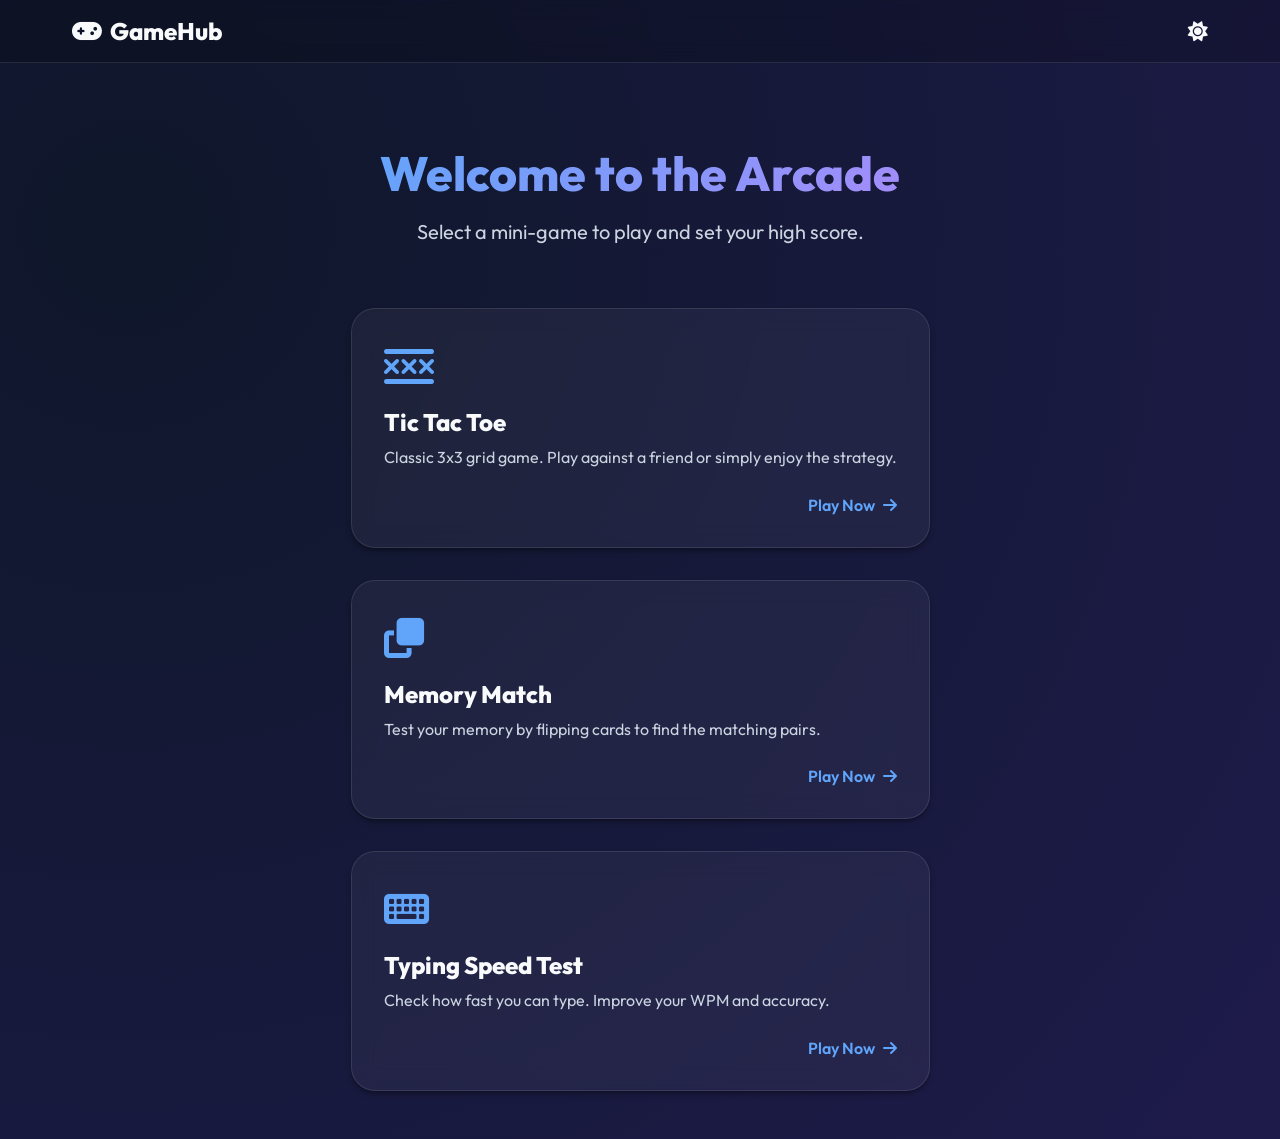
<file: index.html>
<!DOCTYPE html>
<html lang="en">
<head>
    <meta charset="UTF-8">
    <meta name="viewport" content="width=device-width, initial-scale=1.0">
    <title>Mini Game Hub</title>
    <link href="https://fonts.googleapis.com/css2?family=Outfit:wght@300;400;600;800&display=swap" rel="stylesheet">
    <link rel="stylesheet" href="style.css">
    <link rel="stylesheet" href="https://cdnjs.cloudflare.com/ajax/libs/font-awesome/6.4.0/css/all.min.css">
</head>
<body>
    <nav class="navbar">
        <div class="nav-container">
            <h1 class="logo"><i class="fa-solid fa-gamepad"></i> GameHub</h1>
            <div class="nav-actions">
                <button id="theme-toggle" class="btn-icon" aria-label="Toggle Theme">
                    <i class="fa-solid fa-moon"></i>
                </button>
            </div>
        </div>
    </nav>

    <main class="container">
        <header class="hero">
            <h2 class="title-gradient">Welcome to the Arcade</h2>
            <p class="subtitle">Select a mini-game to play and set your high score.</p>
        </header>

        <section class="game-grid">
            <!-- Tic Tac Toe Card -->
            <a href="tic-tac-toe.html" class="game-card">
                <div class="card-icon">
                    <i class="fa-solid fa-xmarks-lines"></i>
                </div>
                <h3>Tic Tac Toe</h3>
                <p>Classic 3x3 grid game. Play against a friend or simply enjoy the strategy.</p>
                <div class="card-footer">
                    <span class="btn-play">Play Now <i class="fa-solid fa-arrow-right"></i></span>
                </div>
            </a>

            <!-- Memory Game Card -->
            <a href="memory.html" class="game-card">
                <div class="card-icon">
                    <i class="fa-solid fa-clone"></i>
                </div>
                <h3>Memory Match</h3>
                <p>Test your memory by flipping cards to find the matching pairs.</p>
                <div class="card-footer">
                    <span class="btn-play">Play Now <i class="fa-solid fa-arrow-right"></i></span>
                </div>
            </a>

            <!-- Typing Speed Test Card -->
            <a href="typing.html" class="game-card">
                <div class="card-icon">
                    <i class="fa-solid fa-keyboard"></i>
                </div>
                <h3>Typing Speed Test</h3>
                <p>Check how fast you can type. Improve your WPM and accuracy.</p>
                <div class="card-footer">
                    <span class="btn-play">Play Now <i class="fa-solid fa-arrow-right"></i></span>
                </div>
            </a>
        </section>
    </main>

    <script src="script.js"></script>
</body>
</html>
</file>
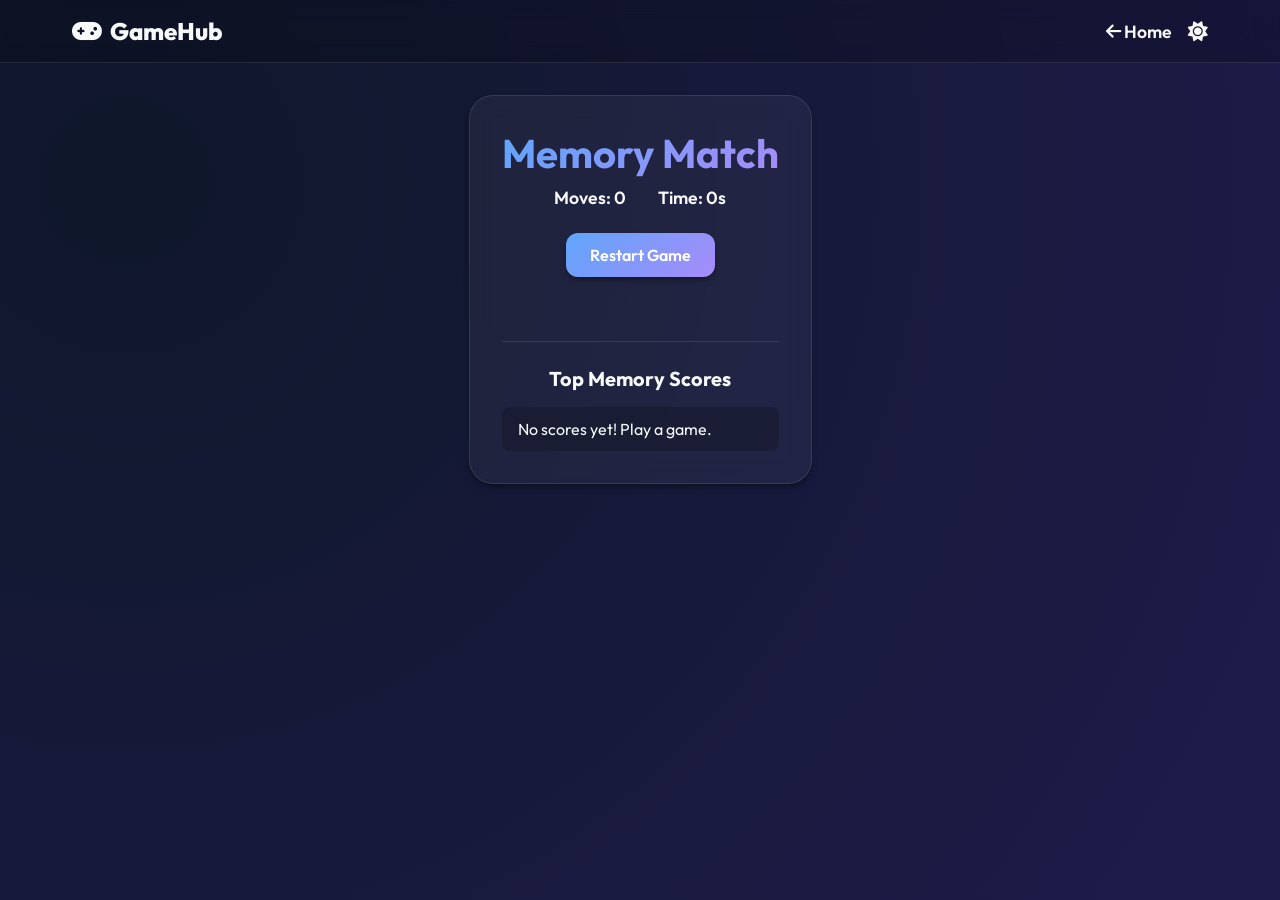
<file: memory.html>
<!DOCTYPE html>
<html lang="en">
<head>
    <meta charset="UTF-8">
    <meta name="viewport" content="width=device-width, initial-scale=1.0">
    <title>Memory Match - Mini Game Hub</title>
    <link href="https://fonts.googleapis.com/css2?family=Outfit:wght@300;400;600;800&display=swap" rel="stylesheet">
    <link rel="stylesheet" href="style.css">
    <link rel="stylesheet" href="https://cdnjs.cloudflare.com/ajax/libs/font-awesome/6.4.0/css/all.min.css">
</head>
<body data-theme="dark">
    <nav class="navbar">
        <div class="nav-container">
            <a href="index.html" class="logo"><i class="fa-solid fa-gamepad"></i> GameHub</a>
            <div class="nav-actions">
                <a href="index.html" class="btn-back"><i class="fa-solid fa-arrow-left"></i> Home</a>
                <button id="theme-toggle" class="btn-icon">
                    <i class="fa-solid fa-sun"></i>
                </button>
            </div>
        </div>
    </nav>

    <main class="container">
        <div class="game-container">
            <div class="game-header">
                <h2>Memory Match</h2>
                <div class="game-stats">
                    <span id="moves-display">Moves: 0</span>
                    <span id="timer-display">Time: 0s</span>
                </div>
                <div style="margin-top: 1rem;">
                    <button id="reset-btn" class="btn-primary">Restart Game</button>
                </div>
            </div>

            <div class="memory-board" id="memory-board">
                <!-- Cards dynamically generated -->
            </div>

            <div class="leaderboard">
                <h3>Top Memory Scores</h3>
                <ul class="leaderboard-list" id="memory-history">
                    <!-- History goes here -->
                </ul>
            </div>
        </div>
    </main>

    <!-- Win Modal (Simple hidden div) -->
    <div id="win-message" class="hidden" style="text-align: center; font-size: 1.5rem; margin-top: 1rem; color: var(--accent-1); font-weight: 800;">
        You Won! 🎉
    </div>

    <script src="script.js"></script>
    <script src="memory.js"></script>
</body>
</html>
</file>
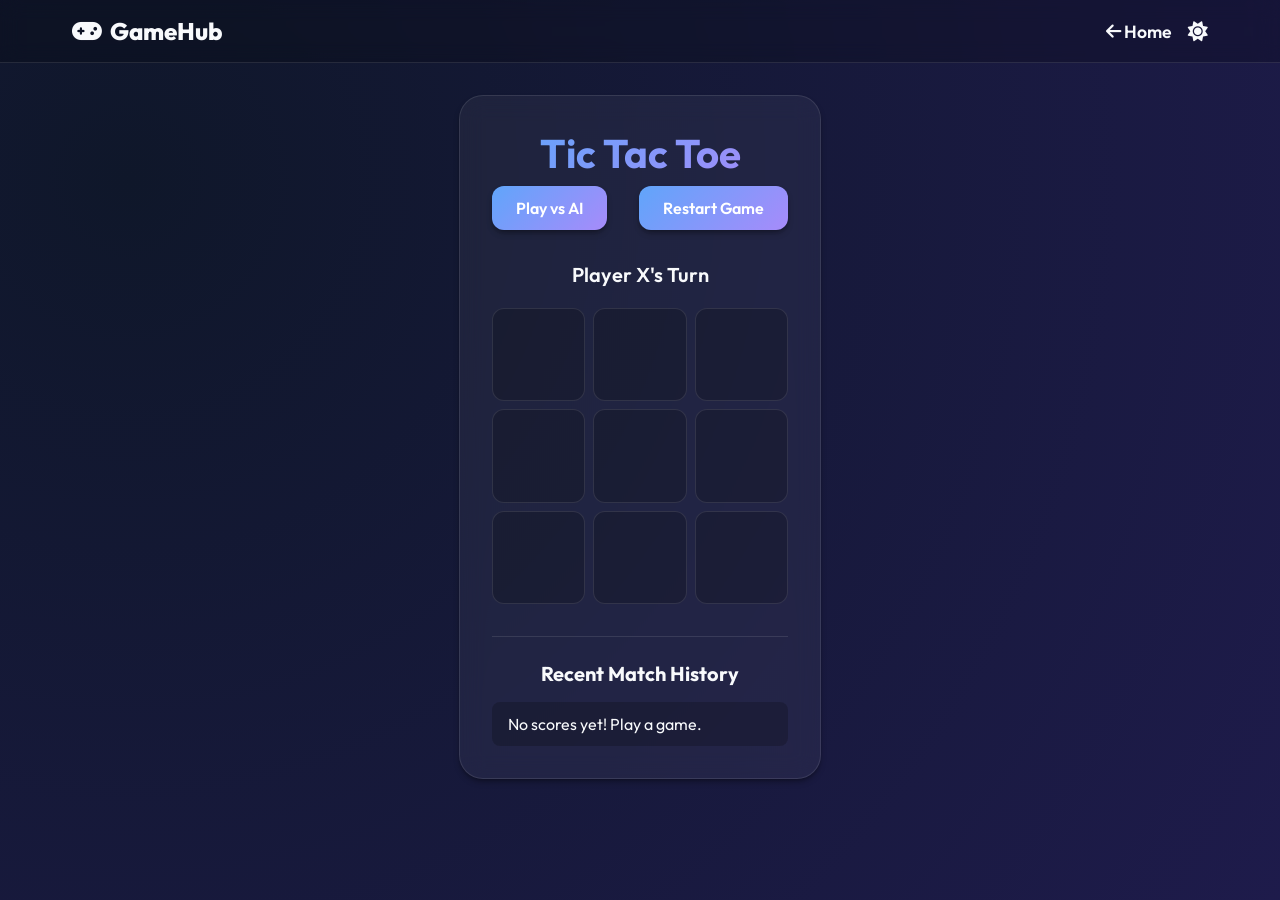
<file: tic-tac-toe.html>
<!DOCTYPE html>
<html lang="en">
<head>
    <meta charset="UTF-8">
    <meta name="viewport" content="width=device-width, initial-scale=1.0">
    <title>Tic Tac Toe - Mini Game Hub</title>
    <link href="https://fonts.googleapis.com/css2?family=Outfit:wght@300;400;600;800&display=swap" rel="stylesheet">
    <link rel="stylesheet" href="style.css">
    <link rel="stylesheet" href="https://cdnjs.cloudflare.com/ajax/libs/font-awesome/6.4.0/css/all.min.css">
</head>
<body data-theme="dark">
    <nav class="navbar">
        <div class="nav-container">
            <a href="index.html" class="logo"><i class="fa-solid fa-gamepad"></i> GameHub</a>
            <div class="nav-actions">
                <a href="index.html" class="btn-back"><i class="fa-solid fa-arrow-left"></i> Home</a>
                <button id="theme-toggle" class="btn-icon">
                    <i class="fa-solid fa-sun"></i>
                </button>
            </div>
        </div>
    </nav>

    <main class="container">
        <div class="game-container">
            <div class="game-header">
                <h2>Tic Tac Toe</h2>
                <div class="game-stats">
                    <button id="mode-btn" class="btn-primary">Play vs AI</button>
                    <button id="reset-btn" class="btn-primary">Restart Game</button>
                </div>
            </div>

            <div class="ttt-turn" id="turn-display">Player X's Turn</div>

            <div class="ttt-board" id="board">
                <div class="ttt-cell" data-index="0"></div>
                <div class="ttt-cell" data-index="1"></div>
                <div class="ttt-cell" data-index="2"></div>
                <div class="ttt-cell" data-index="3"></div>
                <div class="ttt-cell" data-index="4"></div>
                <div class="ttt-cell" data-index="5"></div>
                <div class="ttt-cell" data-index="6"></div>
                <div class="ttt-cell" data-index="7"></div>
                <div class="ttt-cell" data-index="8"></div>
            </div>

            <div class="leaderboard">
                <h3>Recent Match History</h3>
                <ul class="leaderboard-list" id="ttt-history">
                    <!-- History goes here -->
                </ul>
            </div>
        </div>
    </main>

    <script src="script.js"></script>
    <script src="tic-tac-toe.js"></script>
</body>
</html>
</file>
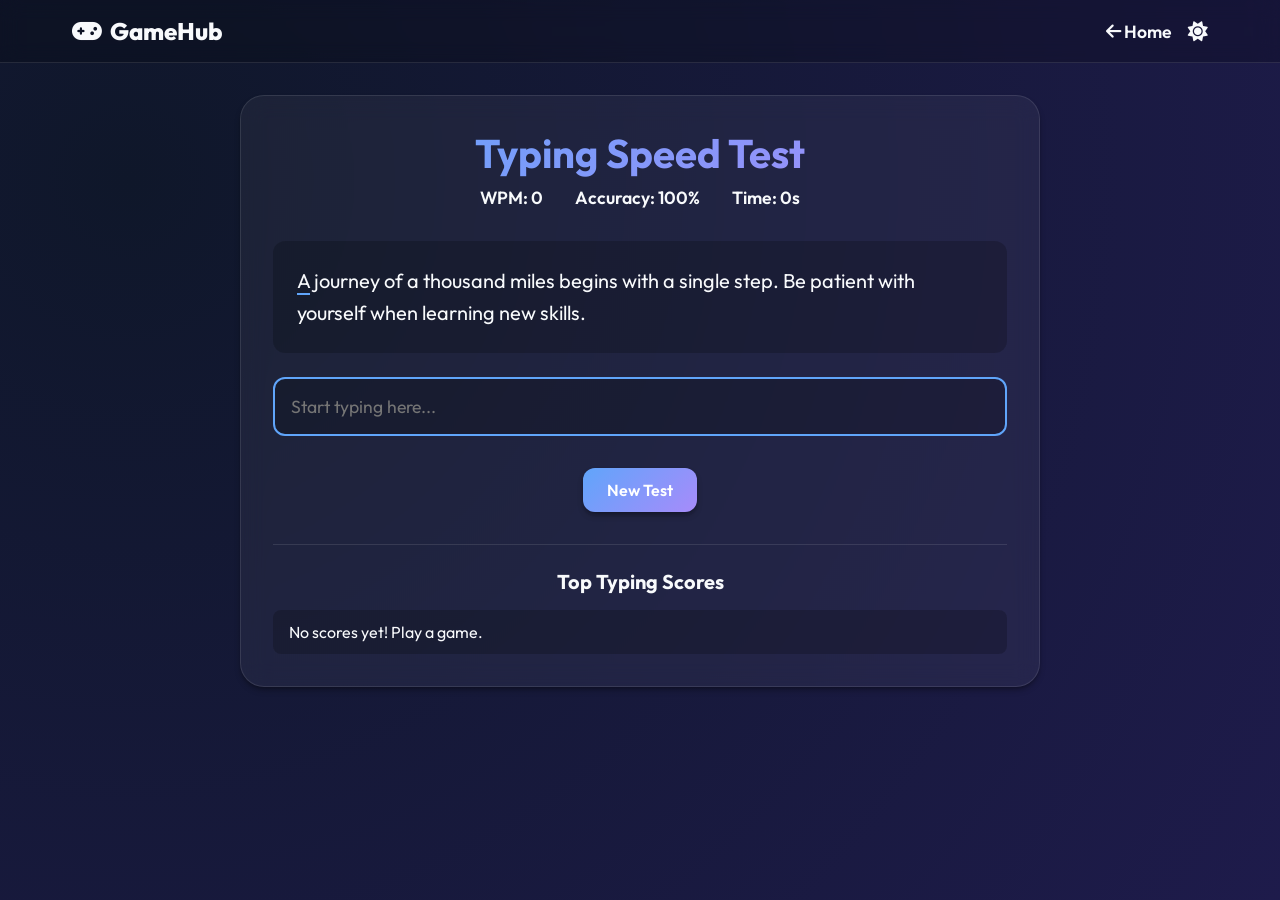
<file: typing.html>
<!DOCTYPE html>
<html lang="en">
<head>
    <meta charset="UTF-8">
    <meta name="viewport" content="width=device-width, initial-scale=1.0">
    <title>Typing Speed Test - Mini Game Hub</title>
    <link href="https://fonts.googleapis.com/css2?family=Outfit:wght@300;400;600;800&display=swap" rel="stylesheet">
    <link rel="stylesheet" href="style.css">
    <link rel="stylesheet" href="https://cdnjs.cloudflare.com/ajax/libs/font-awesome/6.4.0/css/all.min.css">
</head>
<body data-theme="dark">
    <nav class="navbar">
        <div class="nav-container">
            <a href="index.html" class="logo"><i class="fa-solid fa-gamepad"></i> GameHub</a>
            <div class="nav-actions">
                <a href="index.html" class="btn-back"><i class="fa-solid fa-arrow-left"></i> Home</a>
                <button id="theme-toggle" class="btn-icon">
                    <i class="fa-solid fa-sun"></i>
                </button>
            </div>
        </div>
    </nav>

    <main class="container">
        <div class="game-container">
            <div class="game-header">
                <h2>Typing Speed Test</h2>
                <div class="game-stats">
                    <span id="wpm-display">WPM: 0</span>
                    <span id="accuracy-display">Accuracy: 100%</span>
                    <span id="timer-display">Time: 0s</span>
                </div>
            </div>

            <div class="typing-box">
                <div class="paragraph-display" id="paragraph-display">
                    <!-- Text will be injected here -->
                </div>
                <input type="text" class="type-input" id="type-input" placeholder="Start typing here..." autocomplete="off">
            </div>
            
            <div class="text-center">
                <button id="reset-btn" class="btn-primary">New Test</button>
            </div>

            <!-- Win Modal -->
            <div id="result-message" class="hidden" style="text-align: center; font-size: 1.5rem; margin-top: 2rem; color: var(--accent-1); font-weight: 800;">
                Test Complete! 🎉 <br> <span style="font-size: 1rem; color: var(--text-secondary);" id="final-stats"></span>
            </div>

            <div class="leaderboard">
                <h3>Top Typing Scores</h3>
                <ul class="leaderboard-list" id="typing-history">
                    <!-- History goes here -->
                </ul>
            </div>
        </div>
    </main>

    <script src="script.js"></script>
    <script src="typing.js"></script>
</body>
</html>
</file>
<file: style.css>
:root {
    --bg-gradient: radial-gradient(circle at 10% 20%, #e0e7ff 0%, #fef2f2 100%);
    --card-bg: rgba(255, 255, 255, 0.6);
    --card-border: rgba(255, 255, 255, 0.3);
    --text-primary: #1e293b;
    --text-secondary: #475569;
    --accent-1: #3b82f6;
    --accent-2: #8b5cf6;
    --nav-bg: rgba(255, 255, 255, 0.4);
    --btn-bg: linear-gradient(135deg, #3b82f6, #8b5cf6);
    --shadow: 0 4px 6px -1px rgba(0, 0, 0, 0.05), 0 2px 4px -2px rgba(0, 0, 0, 0.05);
}

[data-theme="dark"] {
    --bg-gradient: radial-gradient(circle at 10% 20%, #0f172a 0%, #1e1b4b 100%);
    --card-bg: rgba(255, 255, 255, 0.05);
    --card-border: rgba(255, 255, 255, 0.1);
    --text-primary: #f8fafc;
    --text-secondary: #cbd5e1;
    --accent-1: #60a5fa;
    --accent-2: #a78bfa;
    --nav-bg: rgba(0, 0, 0, 0.2);
    --btn-bg: linear-gradient(135deg, #60a5fa, #a78bfa);
    --shadow: 0 4px 6px -1px rgba(0, 0, 0, 0.3), 0 2px 4px -2px rgba(0, 0, 0, 0.3);
}

* {
    margin: 0;
    padding: 0;
    box-sizing: border-box;
    font-family: 'Outfit', sans-serif;
}

body {
    background: var(--bg-gradient);
    color: var(--text-primary);
    min-height: 100vh;
    display: flex;
    flex-direction: column;
    transition: background 0.3s ease, color 0.3s ease;
}

/* NAVBAR */
.navbar {
    background: var(--nav-bg);
    backdrop-filter: blur(10px);
    border-bottom: 1px solid var(--card-border);
    padding: 1rem 0;
    position: sticky;
    top: 0;
    z-index: 100;
}

.nav-container {
    max-width: 1200px;
    margin: 0 auto;
    padding: 0 2rem;
    display: flex;
    justify-content: space-between;
    align-items: center;
}

.logo {
    text-decoration: none;
    color: var(--text-primary);
    font-size: 1.5rem;
    font-weight: 800;
    display: flex;
    align-items: center;
    gap: 0.5rem;
}

.nav-actions {
    display: flex;
    gap: 1rem;
    align-items: center;
}

.btn-icon {
    background: none;
    border: none;
    color: var(--text-primary);
    font-size: 1.25rem;
    cursor: pointer;
    transition: transform 0.2s;
}

.btn-icon:hover {
    transform: scale(1.1);
}

.btn-back {
    text-decoration: none;
    color: var(--text-primary);
    font-weight: 600;
    font-size: 1.1rem;
}

/* MAIN CONTENT */
.container {
    max-width: 1200px;
    margin: 0 auto;
    padding: 2rem;
    flex: 1;
}

.hero {
    text-align: center;
    margin: 3rem 0;
    animation: fadeIn 0.5s ease-out;
}

.title-gradient {
    font-size: 3rem;
    font-weight: 800;
    background: var(--btn-bg);
    -webkit-background-clip: text;
    -webkit-text-fill-color: transparent;
    margin-bottom: 1rem;
}

.subtitle {
    font-size: 1.25rem;
    color: var(--text-secondary);
}

/* GAME GRID */
.game-grid {
    display: grid;
    grid-template-columns: repeat(auto-fit, minmax(300px, 1fr));
    gap: 2rem;
    padding: 1rem 0;
}

.game-card {
    background: var(--card-bg);
    border: 1px solid var(--card-border);
    border-radius: 1.5rem;
    padding: 2rem;
    text-decoration: none;
    color: var(--text-primary);
    backdrop-filter: blur(12px);
    box-shadow: var(--shadow);
    transition: transform 0.3s ease, box-shadow 0.3s ease;
    display: flex;
    flex-direction: column;
    animation: slideUp 0.5s ease-out backwards;
}

.game-card:nth-child(2) { animation-delay: 0.1s; }
.game-card:nth-child(3) { animation-delay: 0.2s; }

.game-card:hover {
    transform: translateY(-5px);
    box-shadow: 0 10px 15px -3px rgba(0, 0, 0, 0.1), 0 4px 6px -2px rgba(0, 0, 0, 0.05);
}

.card-icon {
    font-size: 2.5rem;
    color: var(--accent-1);
    margin-bottom: 1rem;
}

.game-card h3 {
    font-size: 1.5rem;
    margin-bottom: 0.5rem;
    font-weight: 800;
}

.game-card p {
    color: var(--text-secondary);
    line-height: 1.6;
    margin-bottom: 1.5rem;
    flex: 1;
}

.card-footer {
    display: flex;
    justify-content: flex-end;
}

.btn-play {
    font-weight: 600;
    color: var(--accent-1);
    display: flex;
    align-items: center;
    gap: 0.5rem;
    transition: gap 0.2s;
}

.game-card:hover .btn-play {
    gap: 0.75rem;
}

/* BUTTONS */
.btn-primary {
    background: var(--btn-bg);
    color: white;
    border: none;
    padding: 0.75rem 1.5rem;
    border-radius: 0.75rem;
    font-weight: 600;
    font-size: 1rem;
    cursor: pointer;
    box-shadow: var(--shadow);
    transition: opacity 0.2s, transform 0.2s;
}

.btn-primary:hover {
    opacity: 0.9;
    transform: translateY(-2px);
}

/* GAME CONTAINERS */
.game-container {
    max-width: 800px;
    margin: 0 auto;
    background: var(--card-bg);
    border: 1px solid var(--card-border);
    backdrop-filter: blur(12px);
    border-radius: 1.5rem;
    padding: 2rem;
    box-shadow: var(--shadow);
    animation: fadeIn 0.5s ease-out;
}

.game-header {
    text-align: center;
    margin-bottom: 2rem;
}

.game-header h2 {
    font-size: 2.5rem;
    margin-bottom: 0.5rem;
    background: var(--btn-bg);
    -webkit-background-clip: text;
    -webkit-text-fill-color: transparent;
}

.game-stats {
    display: flex;
    justify-content: center;
    gap: 2rem;
    margin-bottom: 1.5rem;
    font-size: 1.1rem;
    font-weight: 600;
}

/* LEADERBOARD */
.leaderboard {
    margin-top: 2rem;
    padding-top: 1.5rem;
    border-top: 1px solid var(--card-border);
}

.leaderboard h3 {
    margin-bottom: 1rem;
    font-size: 1.25rem;
    text-align: center;
}

.leaderboard-list {
    list-style: none;
    display: flex;
    flex-direction: column;
    gap: 0.5rem;
}

.leaderboard-list li {
    display: flex;
    justify-content: space-between;
    background: var(--nav-bg);
    padding: 0.75rem 1rem;
    border-radius: 0.5rem;
}

/* TIC TAC TOE GRID */
.ttt-board {
    display: grid;
    grid-template-columns: repeat(3, 1fr);
    gap: 0.5rem;
    max-width: 350px;
    margin: 0 auto 2rem;
}

.ttt-cell {
    background: var(--nav-bg);
    border: 1px solid var(--card-border);
    border-radius: 0.75rem;
    aspect-ratio: 1;
    display: flex;
    align-items: center;
    justify-content: center;
    font-size: 4rem;
    font-weight: 800;
    cursor: pointer;
    color: var(--text-primary);
    transition: background 0.2s;
}

.ttt-cell:hover {
    background: var(--card-border);
}

.ttt-turn {
    text-align: center;
    font-size: 1.25rem;
    font-weight: 600;
    margin-bottom: 1rem;
    min-height: 1.5em;
}

.win-text {
    color: var(--accent-1);
    animation: fadeIn 0.3s;
}

/* MEMORY GAME GRID */
.memory-board {
    display: grid;
    grid-template-columns: repeat(4, 1fr);
    gap: 0.75rem;
    max-width: 500px;
    margin: 0 auto 2rem;
}

.memory-card {
    aspect-ratio: 1;
    position: relative;
    cursor: pointer;
    perspective: 1000px;
}

.memory-card-inner {
    width: 100%;
    height: 100%;
    position: absolute;
    transition: transform 0.6s;
    transform-style: preserve-3d;
}

.memory-card.flipped .memory-card-inner {
    transform: rotateY(180deg);
}

.memory-card-front, .memory-card-back {
    width: 100%;
    height: 100%;
    position: absolute;
    backface-visibility: hidden;
    border-radius: 0.75rem;
    display: flex;
    align-items: center;
    justify-content: center;
    font-size: 2.5rem;
    box-shadow: var(--shadow);
}

.memory-card-front {
    background: var(--btn-bg);
    color: transparent;
    transform: rotateY(180deg);
}

.memory-card-front i {
    color: #fff;
}

.memory-card-back {
    background: var(--nav-bg);
    border: 1px solid var(--card-border);
    color: var(--accent-1);
}

/* TYPING TEST */
.typing-box {
    margin-bottom: 2rem;
}

.paragraph-display {
    font-size: 1.25rem;
    line-height: 1.6;
    margin-bottom: 1.5rem;
    padding: 1.5rem;
    background: var(--nav-bg);
    border-radius: 0.75rem;
    user-select: none;
    text-align: left;
}

.paragraph-display span.correct { color: #22c55e; }
.paragraph-display span.incorrect { color: #ef4444; background: rgba(239, 68, 68, 0.2); border-radius: 3px; }
.paragraph-display span.current { border-bottom: 2px solid var(--accent-1); }

.type-input {
    width: 100%;
    padding: 1rem;
    font-size: 1.1rem;
    border: 2px solid var(--card-border);
    border-radius: 0.75rem;
    background: var(--nav-bg);
    color: var(--text-primary);
    outline: none;
    transition: border-color 0.2s;
}

.type-input:focus {
    border-color: var(--accent-1);
}

/* UTILS */
.text-center { text-align: center; }
.hidden { display: none !important; }

/* ANIMATIONS */
@keyframes fadeIn {
    from { opacity: 0; }
    to { opacity: 1; }
}

@keyframes slideUp {
    from { transform: translateY(20px); opacity: 0; }
    to { transform: translateY(0); opacity: 1; }
}

@media (max-width: 600px) {
    .title-gradient { font-size: 2rem; }
    .memory-board { gap: 0.5rem; }
    .memory-card-front, .memory-card-back { font-size: 1.5rem; }
    .ttt-cell { font-size: 3rem; }
}
</file>
